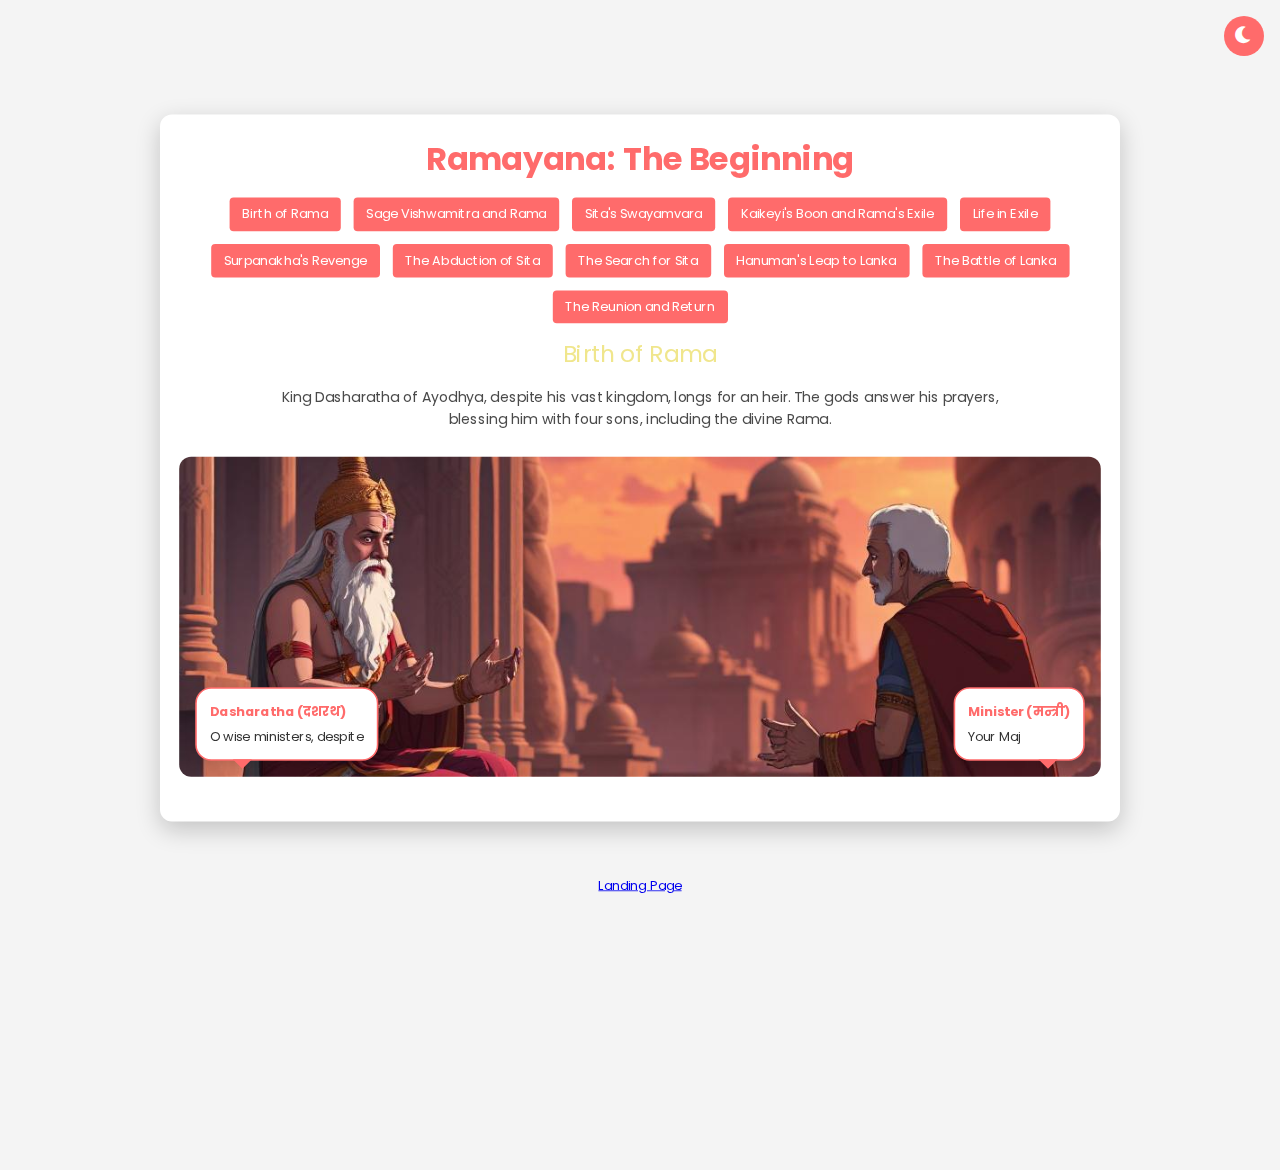
<file: main.html>
<!DOCTYPE html>
<html lang="en">
<head>
    <meta charset="UTF-8">
    <meta name="viewport" content="width=device-width, initial-scale=1.0">
    <title>Ramayana Interactive Storybook</title>
    <link rel="stylesheet" href="https://cdnjs.cloudflare.com/ajax/libs/font-awesome/6.0.0-beta3/css/all.min.css">
    <link href="https://fonts.googleapis.com/css2?family=Poppins:wght@300;400;600&display=swap" rel="stylesheet">
    <link rel="stylesheet" href="./styles.css">
</head>
<body>
    <div class="container">
        <div id="storybook" class="storybook">
            <h1 id="story-title"></h1>

            <nav class="story-nav">
                <ul id="story-sections"></ul>
            </nav>      

            <div id="section-title" class="section-title"></div>
            <div id="section-description" class="section-description"></div>
            <div id="scene" class="scene">
                <div id="combined-image" class="combined-image"></div>
                <div id="speech-bubbles" class="speech-bubbles">
                    <div id="speech1" class="speech-bubble left">
                        <div class="character-name" id="character1-name"></div>
                        <div class="dialogue" id="character1-dialogue"></div>
                    </div>
                    <div id="speech2" class="speech-bubble right">
                        <div class="character-name" id="character2-name"></div>
                        <div class="dialogue" id="character2-dialogue"></div>
                    </div>
                </div>
            </div>
        </div>

        <div class="landing-link">
            <a href="index.html" class="button">Landing Page</a>
        </div>

    </div>
    <button id="theme-toggle" class="theme-toggle">
        <i class="fas fa-moon"></i>
    </button>
    <script src="./script.js"></script>
</body>
</html>
</file>
<file: styles.css>
/* Colors*/
:root {
    --primary-color: #4a4a4a;
    --secondary-color: #f0e68c;
    --accent-color: #ff6b6b;
    --text-color: #333;
    --background-color: #f4f4f4;
    --card-background: #fff;
}

/* Dark theme */
.dark-theme {
    --primary-color: #b0b0b0;
    --secondary-color: #8b8000;
    --accent-color: #ff4757;
    --text-color: #e0e0e0;
    --background-color: #1a1a1a;
    --card-background: #2a2a2a;
}

/* General Reset and Box-Sizing */
* {
    box-sizing: border-box;
    margin: 0;
    padding: 0;
}

/* Body Styling */
body {
    overflow: hidden;
    font-family: 'Poppins', sans-serif;
    background-color: var(--background-color);
    color: var(--text-color);
    line-height: 1.6;
    transition: background-color 0.3s ease, color 0.3s ease;
    height: 100vh;
}

/* Container to center content */
.container {
    max-width: 1200px;
    margin: 0 auto;
    padding: 2rem;
    display: flex; 
    justify-content: center;
    align-items: center; 
    height: 100%; 
}

/* Storybook Styling */
.storybook {
    background-color: var(--card-background);
    border-radius: 15px;
    box-shadow: 0 10px 30px rgba(0, 0, 0, 0.2);
    padding: 1.5rem;
    position: relative;
    transition: background-color 0.3s ease, box-shadow 0.3s ease;
    max-height: 120vh;
    overflow-y: hidden;
    width: 100%; 
    max-width: 1200px;
}

/* Main Story Title */
#story-title {
    font-size: 2.5rem;
    color: var(--accent-color);
    text-align: center;
    margin-bottom: 1rem;
}

/* Section Title */
.section-title {
    font-size: 1.8rem;
    color: var(--secondary-color);
    text-align: center;
    margin-bottom: 1rem;
}

/* Scene Styling */
.scene {
    position: relative;
    width: 100%;
    height: 400px;
    margin-bottom: 2rem;
}

/* Combined Image */
.combined-image {
    width: 100%;
    height: 100%;
    background-size: cover;
    background-position: center;
    border-radius: 15px;
    transition: opacity 0.5s ease-in-out;
    opacity: 1;
}

/* Speech Bubbles Positioning */
.speech-bubbles {
    position: absolute;
    top: 0;
    left: 0;
    width: 100%;
    height: 100%;
    display: flex;
    justify-content: space-between;
    align-items: flex-end;
    padding: 20px;
}

/* Individual Speech Bubble */
.speech-bubble {
    background-color: var(--card-background);
    border: 2px solid var(--accent-color);
    border-radius: 20px;
    padding: 1rem;
    position: relative;
    min-height: 80px;
    max-width: 45%;
    opacity: 0;
    transition: opacity 1.5s ease-in-out, background-color 0.3s ease;
    box-shadow: 0 5px 15px rgba(0, 0, 0, 0.1);
}

/* Arrow for Speech Bubble */
.speech-bubble::before {
    content: '';
    position: absolute;
    bottom: -12px;
    border-width: 12px 12px 0;
    border-style: solid;
    border-color: var(--accent-color) transparent;
}

.speech-bubble.left::before {
    left: 20%;
}

.speech-bubble.right::before {
    right: 20%;
}

/* Navigation Styling */
.navigation {
    display: flex;
    justify-content: space-between;
    margin-top: 2rem;
}

/* Navigation Button Styling */
.nav-btn {
    background-color: var(--accent-color);
    color: var(--card-background);
    border: none;
    padding: 0.8rem 1.5rem;
    font-size: 1rem;
    border-radius: 5px;
    cursor: pointer;
    transition: background-color 0.3s ease, color 0.3s ease;
}

/* Hover Effect for Navigation Buttons */
.nav-btn:hover {
    background-color: var(--secondary-color);
    color: var(--text-color);
}

/* Section Description */
.section-description {
    font-size: 1.1rem;
    color: var(--primary-color);
    margin: 0.5rem 0 2rem 0;
    text-align: center;
    line-height: 1.6;
    max-width: 80%;
    margin-left: auto;
    margin-right: auto;
}

/* Theme Toggle Button */
.theme-toggle {
    position: fixed;
    top: 20px;
    right: 20px;
    background-color: var(--accent-color);
    color: var(--card-background);
    border: none;
    border-radius: 50%;
    width: 50px;
    height: 50px;
    font-size: 1.5rem;
    cursor: pointer;
    transition: background-color 0.3s ease, color 0.3s ease;
}

/* Hover Effect for Theme Toggle */
.theme-toggle:hover {
    background-color: var(--secondary-color);
    color: var(--text-color);
}

/* Media Queries for Responsiveness */
@media (max-width: 768px) {
    .speech-bubbles {
        flex-direction: column;
        align-items: center;
    }

    .speech-bubble {
        max-width: 80%;
        margin-bottom: 1rem;
    }
}

/* Story Navigation List */
.story-nav {
    margin-bottom: 1rem;
}

.story-nav ul {
    list-style-type: none;
    display: flex;
    justify-content: center;
    flex-wrap: wrap;
    gap: 1rem;
}

.story-nav li {
    background-color: var(--accent-color);
    color: var(--card-background);
    padding: 0.5rem 1rem;
    border-radius: 5px;
    cursor: pointer;
    transition: background-color 0.3s ease, color 0.3s ease;
}

/* Hover and Active States for Navigation */
.story-nav li:hover, .story-nav li.active {
    background-color: var(--secondary-color);
    color: var(--text-color);
}

/* Character Name Styling */
.character-name {
    font-weight: bold;
    margin-bottom: 0.5rem;
    color: var(--accent-color);
}

/* Dialogue Styling */
.dialogue {
    line-height: 1.4;
}

/* Zoom Out Effect */
body {
    transform: scale(0.8);
    transform-origin: top left;
    width: 125%;
    height: 125%;
    overflow-x: hidden;
}

.container {
    max-width: 1400px;
    height: 130vh;
    display: flex;
    flex-direction: column;
}

/* Media Queries for Zoom Effects */
@media (min-width: 1200px) {
    body {
        transform: scale(0.8);
        width: 125%;
        height: 125%;
    }
}

@media (max-width: 1199px) {
    body {
        transform: scale(0.9);
        width: 111.11%;
        height: 111.11%;
    }
}

@media (max-width: 768px) {
    body {
        transform: scale(1);
        width: 100%;
        height: 100%;
    }
}

/* Landing Page Link */
.landing-link {
    width: 100%;
    text-align: center;
    margin-top: 20px;
    padding: 20px 0;
}

.landing-link {
    position: fixed;
    bottom: 30px;
    left: 0;
    width: 100%;
    text-align: center;
    z-index: 1000;
}
</file>
